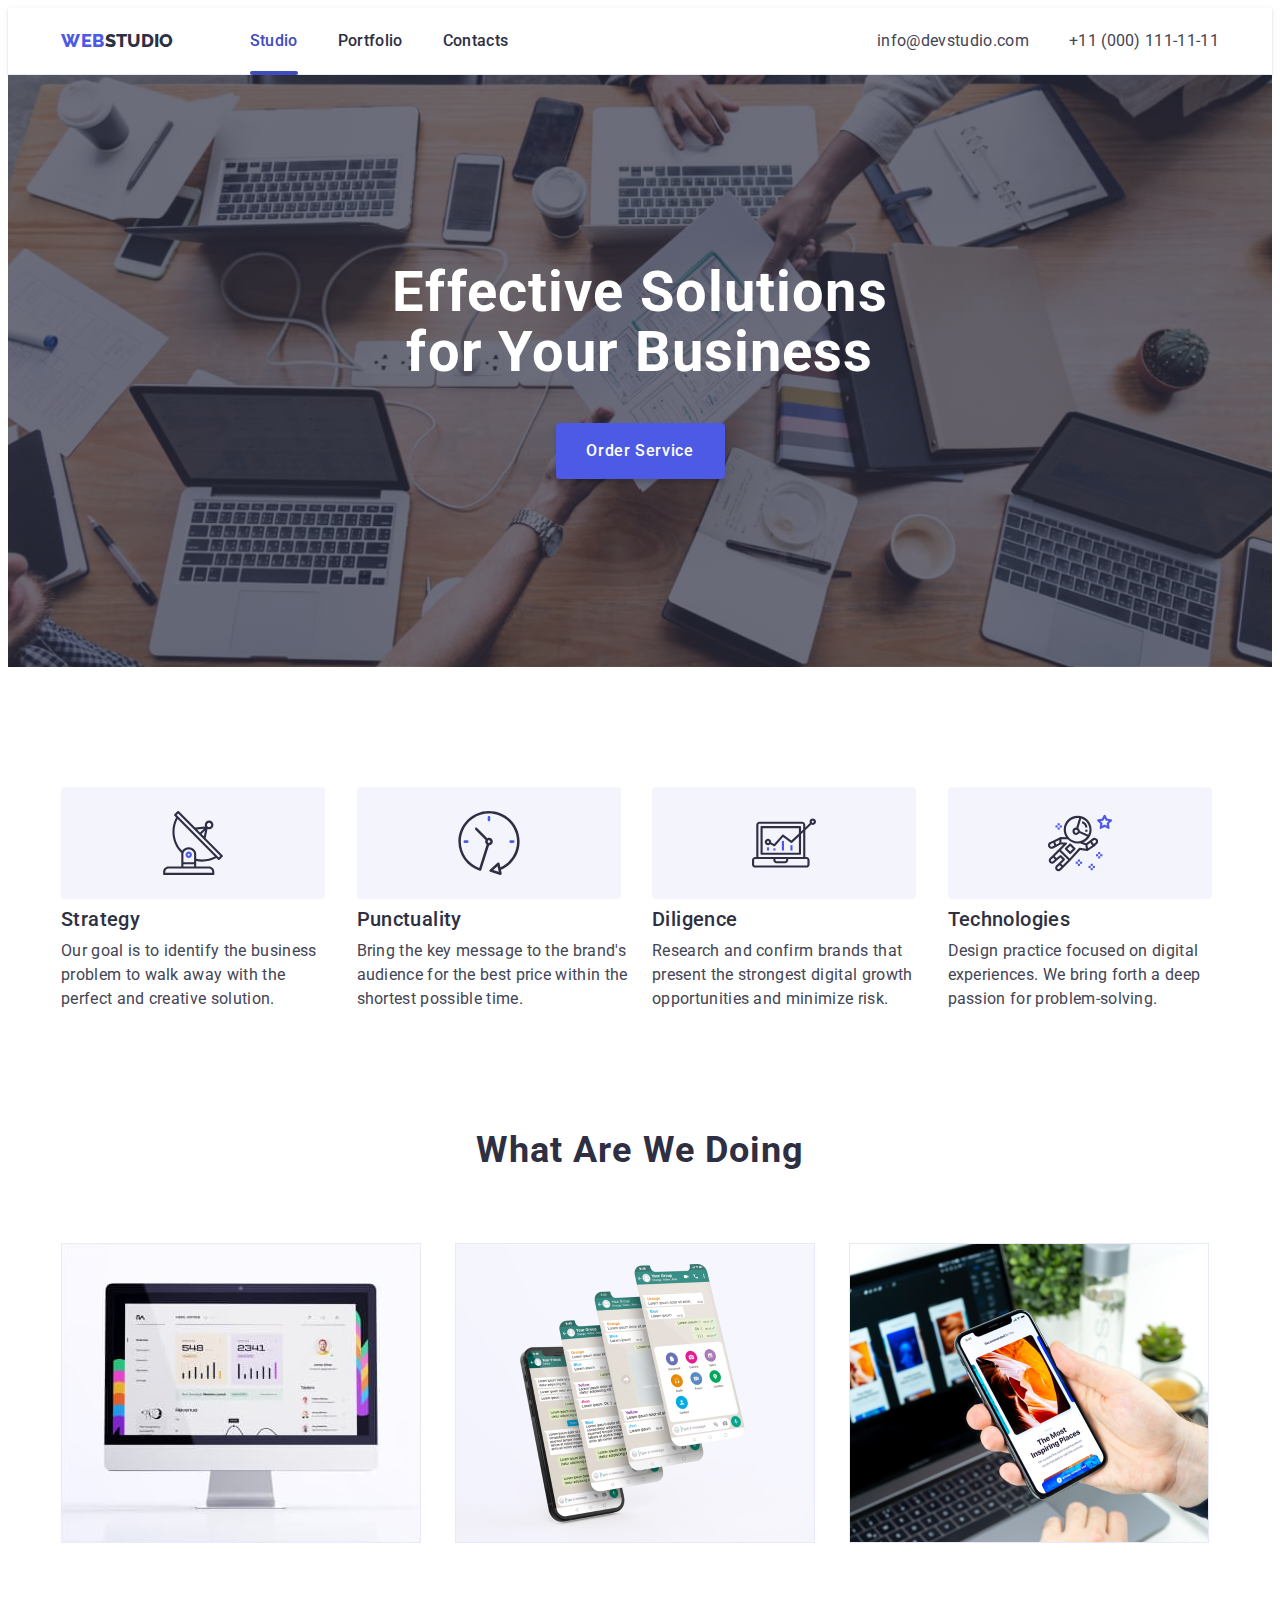
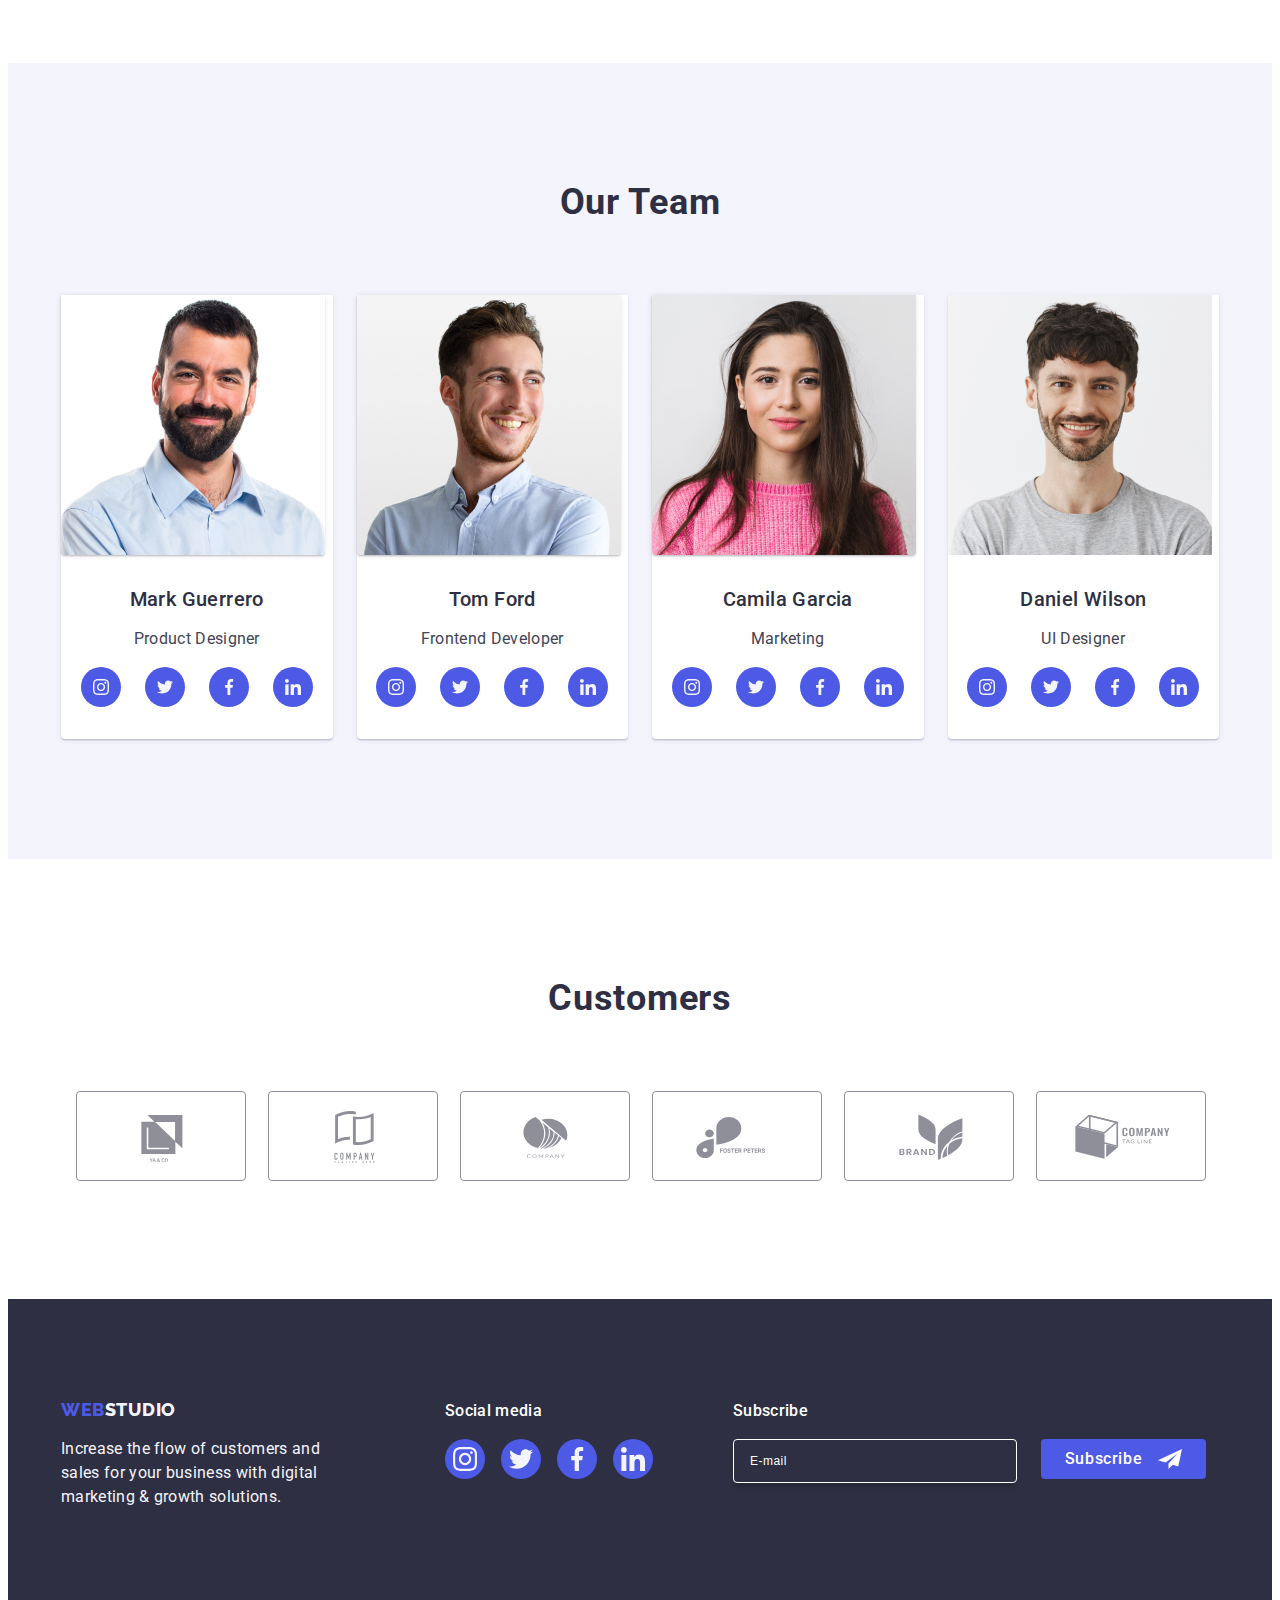
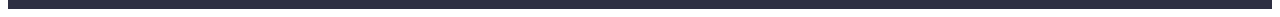
<file: index.html>
<!DOCTYPE html>
<html lang="en">

<head>
    <meta charset="UTF-8">
    <meta name="viewport" content="width=device-width, initial-scale=1.0">
    <title>Document</title>

    <link rel="preconnect" href="https://fonts.googleapis.com">
    <link rel="preconnect" href="https://fonts.gstatic.com" crossorigin>
    <link href="https://fonts.googleapis.com/css2?family=Raleway:wght@800&family=Roboto:wght@400;500;700&display=swap"
        rel="stylesheet">

    <link rel="stylesheet" href="https://cdnjs.cloudflare.com/ajax/libs/modern-normalize/2.0.0/modern-normalize.min.css"
        integrity="sha512-4xo8blKMVCiXpTaLzQSLSw3KFOVPWhm/TRtuPVc4WG6kUgjH6J03IBuG7JZPkcWMxJ5huwaBpOpnwYElP/m6wg=="
        crossorigin="anonymous" referrerpolicy="no-referrer" />


    <link rel="stylesheet" href="css/styles.css" />

</head>

<body class="body">

    <header class="page-header">

        <div class="page-header-container container">
            <nav class="page-nav">

                <a class="link logo" href="./index.html">Web<span class="logo-nav">Studio</span>

                </a>

                <ul class="list menu">

                    <li class="menu-item">
                        <a class="menu-link link line" href="./index.html">Studio</a>
                    </li>

                    <li class="menu-item">
                        <a class="menu-link link" href="./portfolio.html">Portfolio</a>
                    </li>

                    <li class="menu-item">
                        <a class="menu-link link" href="">Contacts</a>
                    </li>

                </ul>

            </nav>

            <address class="adress">

                <ul class="list-adress list">

                    <li class="adress-item">
                        <a class="contact-menu link" href="mailto:info@devstudio.com">info@devstudio.com</a>
                    </li>

                    <li class="adress-item">
                        <a class="contact-menu link" href="tel:+110001111111">+11 (000) 111-11-11</a>
                    </li>

                </ul>

            </address>
        </div>
    </header>
   
    <main>

        <section class="hero">

            <div class="container">
                <h1 class="hero-title">Effective Solutions for Your Business</h1>

                <button class="modal-btn" type="button" data-modal-open>Order Service</button>
            </div>
        </section>

        <section class="about-title">

            <div class="container ">
                <h2 class="visually-hidden">Привіт</h2>

                <ul class="list inform">

                    <li class="list-inform">

                        <div class="company-wrapper">

                            <svg class="company-icon" width="64" height="64">
                                <use href="./images/icons.svg#icon-antenna"></use>
                            </svg>
                        </div>

                        <h3 class="name-title">Strategy</h3>

                        <p class="inform-text">Our goal is to identify the business problem to walk away with the
                            perfect and creative solution.
                        </p>
                    </li>

                    <li class="list-inform">

                        <div class="company-wrapper">
                            <svg class="company-icon" width="64" height="64">
                                <use href="./images/icons.svg#icon-clock"></use>
                            </svg>
                        </div>

                        <h3 class="name-title">Punctuality</h3>

                        <p class="inform-text">Bring the key message to the brand's audience for the best price within
                            the shortest possible
                            time.</p>
                    </li>

                    <li class="list-inform">

                        <div class="company-wrapper">
                            <svg class="company-icon" width="64" height="64">
                                <use href="./images/icons.svg#icon-diagram"></use>
                            </svg>
                        </div>

                        <h3 class="name-title">Diligence</h3>

                        <p class="inform-text">Research and confirm brands that present the strongest digital growth
                            opportunities and minimize
                            risk.</p>
                    </li>

                    <li class="list-inform">

                        <div class="company-wrapper">

                            <svg class="company-icon" width="64" height="64">
                                <use href="./images/icons.svg#icon-astronaut"></use>
                            </svg>
                        </div>

                        <h3 class="name-title">Technologies</h3>

                        <p class="inform-text">Design practice focused on digital experiences. We bring forth a deep
                            passion for
                            problem-solving.</p>
                    </li>

                </ul>
            </div>
        </section>

        <section class="work-inform">

            <div class="container">
                <h2 class="name-inform">What are we doing</h2>

                <ul class="img-work list">

                    <li class="img-list">

                        <img class="img-inform" src="./images/img1.jpg" alt="Rectangle 71" width="360" />

                    </li>

                    <li class="img-list">

                        <img class="img-inform" src="./images/img2.jpg" alt="img 2" width="360" />

                    </li>

                    <li class="img-list">

                        <img class="img-inform" src="./images/img3.jpg" alt="img 3" width="360" />

                    </li>
                </ul>
            </div>

        </section>

        <section class="team">

            <div class="container">
                <h2 class="our-team"> Our Team</h2>

                <ul class="team-list list">

                    <li class="work-list-team">

                        <img class="working-team" src="./images/team-card1.jpg" alt="Team Card 1" width="264" />

                        <div class="name-profesional-div">
                            <h3 class="name-work-team">Mark Guerrero</h3>

                            <p class="profession-team">Product Designer</p>

                            <ul class="icon-wrap list">
                                <li class="wrap-list">
                                    <a class="wrap-list-icon link" href="">
                                        <svg class="site-icon" width="16" height="16">

                                            <use href="./images/icons.svg#icon-instagram"></use>
                                        </svg>
                                    </a>
                                </li>
                                <li class="wrap-list">
                                    <a class="wrap-list-icon link" href="">
                                        <svg class="site-icon" width="16" height="16">

                                            <use href="./images/icons.svg#icon-twitter"></use>
                                        </svg>
                                    </a>
                                </li>
                                <li class="wrap-list">
                                    <a class="wrap-list-icon link" href="">
                                        <svg class="site-icon" width="16" height="16">

                                            <use href="./images/icons.svg#icon-facebook"></use>
                                        </svg>
                                    </a>
                                </li>
                                <li class="wrap-list">
                                    <a class="wrap-list-icon link" href="">
                                        <svg class="site-icon" width="16" height="16">

                                            <use href="./images/icons.svg#icon-linkedin"></use>
                                        </svg>
                                    </a>
                                </li>
                            </ul>
                        </div>

                    </li>

                    <li class="work-list-team">

                        <img class="working-team" src="./images/team-card2.jpg" alt="Team Card 2" width="264" />

                        <div class="name-profesional-div">
                            <h3 class="name-work-team">Tom Ford</h3>

                            <p class="profession-team">Frontend Developer</p>

                            <ul class="icon-wrap list">
                                <li class="wrap-list">
                                    <a class="wrap-list-icon link" href="">
                                        <svg class="site-icon" width="16" height="16">

                                            <use href="./images/icons.svg#icon-instagram"></use>
                                        </svg>
                                    </a>
                                </li>
                                <li class="wrap-list">
                                    <a class="wrap-list-icon link" href="">
                                        <svg class="site-icon" width="16" height="16">

                                            <use href="./images/icons.svg#icon-twitter"></use>
                                        </svg>
                                    </a>
                                </li>
                                <li class="wrap-list">
                                    <a class="wrap-list-icon link" href="">
                                        <svg class="site-icon" width="16" height="16">

                                            <use href="./images/icons.svg#icon-facebook"></use>
                                        </svg>
                                    </a>
                                </li>
                                <li class="wrap-list">
                                    <a class="wrap-list-icon link" href="">
                                        <svg class="site-icon" width="16" height="16">

                                            <use href="./images/icons.svg#icon-linkedin"></use>
                                        </svg>
                                    </a>
                                </li>
                            </ul>
                        </div>

                    </li>

                    <li class="work-list-team">

                        <img class="working-team" src="./images/team-card3.jpg" alt="Team Card 3" width="264" />

                        <div class="name-profesional-div">
                            <h3 class="name-work-team">Camila Garcia</h3>

                            <p class="profession-team">Marketing</p>

                            <ul class="icon-wrap list">
                                <li class="wrap-list">
                                    <a class="wrap-list-icon link" href="site-icon">
                                        <svg class="site-icon" width="16" height="16">

                                            <use href="./images/icons.svg#icon-instagram"></use>
                                        </svg>
                                    </a>
                                </li>
                                <li class="wrap-list">
                                    <a class="wrap-list-icon link" href="">
                                        <svg class="site-icon" width="16" height="16">

                                            <use href="./images/icons.svg#icon-twitter"></use>
                                        </svg>
                                    </a>
                                </li>
                                <li class="wrap-list">
                                    <a class="wrap-list-icon link" href="">
                                        <svg class="site-icon" width="16" height="16">

                                            <use href="./images/icons.svg#icon-facebook"></use>
                                        </svg>
                                    </a>
                                </li>
                                <li class="wrap-list">
                                    <a class="wrap-list-icon link" href="">
                                        <svg class="site-icon" width="16" height="16">

                                            <use href="./images/icons.svg#icon-linkedin"></use>
                                        </svg>
                                    </a>
                                </li>
                            </ul>
                        </div>

                    </li>

                    <li class="work-list-team">

                        <img src="./images/team-card4.jpg" alt="Team Card 4" width="264" />

                        <div class="name-profesional-div">
                            <h3 class="name-work-team">Daniel Wilson</h3>

                            <p class="profession-team">UI Designer</p>

                            <ul class="icon-wrap list">
                                <li class="wrap-list">
                                    <a class="wrap-list-icon link" href="">

                                        <svg class="site-icon" width="16" height="16">

                                            <use href="./images/icons.svg#icon-instagram"></use>
                                        </svg>
                                    </a>
                                </li>
                                <li class="wrap-list">
                                    <a class="wrap-list-icon link" href="">
                                        <svg class="site-icon" width="16" height="16">

                                            <use href="./images/icons.svg#icon-twitter"></use>
                                        </svg>
                                    </a>
                                </li>
                                <li class="wrap-list">
                                    <a class="wrap-list-icon link" href="">
                                        <svg class="site-icon" width="16" height="16">

                                            <use href="./images/icons.svg#icon-facebook"></use>
                                        </svg>
                                    </a>
                                </li>
                                <li class="wrap-list">
                                    <a class="wrap-list-icon link" href="">
                                        <svg class="site-icon" width="16" height="16">

                                            <use href="./images/icons.svg#icon-linkedin"></use>
                                        </svg>
                                    </a>
                                </li>
                            </ul>

                        </div>

                    </li>

                </ul>
            </div>

        </section>

        <section class="customers">

            <div class="container">

                <h2 class="customers-title">Customers</h2>
                    <ul class="customers-item list">
                        <li class="customers-wrap">
                            <a class="link customers-link" href="">
                                <svg class="customers-icon" width="104" height="56">
                                    <use href="./images/icons.svg#icon-Logo"></use>
                                </svg>
                            </a>
                        </li>
                        <li class="customers-wrap">
                            <a class="link customers-link" href="">
                                <svg class="customers-icon" width="104" height="56">
                                    <use href="./images/icons.svg#icon-Logo-2"></use>
                                </svg>
                            </a>
                        </li>
                        <li class="customers-wrap">
                            <a class="link customers-link" href="">
                                <svg class="customers-icon" width="104" height="56">
                                    <use href="./images/icons.svg#icon-Logo-3"></use>
                                </svg>
                            </a>
                        </li>
                        <li class="customers-wrap"> 
                            <a class="link customers-link" href="">
                                <svg class="customers-icon" width="104" height="56">
                                    <use href="./images/icons.svg#icon-Logo-4"></use>
                                </svg>
                            </a>
                        </li>
                        <li class="customers-wrap">
                            <a class="link customers-link" href="">
                                <svg class="customers-icon" width="104" height="56">
                                    <use href="./images/icons.svg#icon-Logo-5"></use>
                                </svg>
                            </a>
                        </li>
                        <li class="customers-wrap">
                            <a class="link customers-link" href="">
                                <svg class="customers-icon" width="104" height="56">
                                    <use href="./images/icons.svg#icon-Logo-6"></use>
                                </svg>
                            </a>
                        </li>
                    </ul>
            </div>
        </section>

    </main>

    <footer class="footer">

        <div class="container footer-container">

            <div class="footer-logo">
                <a class="link logo " href="./index.html">Web<span class="logo-nav-footer">Studio</span></a>
                <p class="business-item">Increase the flow of customers and sales for your business with digital marketing & growth solutions.</p>
            </div>
            
            <div class="footer-social">
                <p class="social-text">Social media</p>

                <ul class="social-wrap list">
                    <li class="social-icon">
                        <a class="link social-link" href="">

                            <svg class="footer-icon" width="24" height="24">

                                <use href="./images/icons.svg#icon-instagram"></use>
                            </svg>
                        </a>
                    </li>
                    <li class="social-icon">
                        <a class="link social-link" href="">
                            <svg class="footer-icon" width="24" height="24">

                                <use href="./images/icons.svg#icon-twitter"></use>
                            </svg>
                        </a>
                    </li>
                    <li class="social-icon">
                        <a class="link social-link" href="">
                            <svg class="footer-icon" width="24" height="24">

                                <use href="./images/icons.svg#icon-facebook"></use>
                            </svg>
                        </a>
                    </li>
                    <li class="social-icon">
                        <a class="link social-link" href="">
                            <svg class="footer-icon" width="24" height="24">

                                <use href="./images/icons.svg#icon-linkedin"></use>
                            </svg>
                        </a>
                    </li>
                </ul>
            </div>

            <div class="footer-subscribe">
                <p class="subscribe-tex">Subscribe</p>
                <form class="form-modal-footer">
                    <label class="subscribe-label">
                        <input name="e-mail"  type="email" placeholder="E-mail" class="email-footer" required/>
                    </label>

                    <button class="subscribe-btn-footer" type="submit">
                        Subscribe
                        <svg class="subscribe-icon" width="24" height="24">
                            <use href="./images/icons.svg#icon-frame"></use>
                        </svg>
                    </button>
                </form>
            </div>
        </div>

        

    </footer>

    <div class="backdrop is-hidden" data-modal>
        <div class="modal modal-container">
            <button type="button" class="modal-close" data-modal-close>
                <svg class="modal-btn-close" width="8" height="8">
                    <use href="./images/icons.svg#icon-close"></use>
                </svg>
            </button>

            <p class="modal-title">Leave your contacts and we will call you back</p>

            <form class="modal-form">
                <div class="modal-box-form">
                    <label for="user-name" class="modal-label">Name</label>
                    <div class="modal-box">
                      <input
                        class="modal-input"
                        type="text"
                        name="user-name"
                        id="user-name"
                        autofocus
                        required
                      />
                      <svg class="modal-icon" width="18" height="24">
                        <use href="./images/icons.svg#icon-person"></use>
                      </svg>
                    </div>
                </div>
                

                <div class="modal-box-form">
                    <label for="tel" class="modal-label">Phone</label>
                    <div class="modal-box">
                      <input class="modal-input" type="tel" name="tel" id="tel" required/>
                      <svg class="modal-icon" width="18" height="24">
                        <use href="./images/icons.svg#icon-telephone"></use>
                      </svg>
                    </div>
                </div>
      
                <div class="modal-box-form">
                    <label for="email" class="modal-label">Email</label>
                    <div class="modal-box">
                      <input class="modal-input" type="email" name="email" id="email"  required/>
                      <svg class="modal-icon" width="18" height="24">
                        <use href="./images/icons.svg#icon-email"></use>
                      </svg>
                    </div>
                </div>
      
                <div class="modal-box-comment">
                    <label for="user-comment" class="modal-label">Comment</label>
                    <textarea
                      class="modal-comment-field"
                      name="user-comment"
                      id="user-comment"
                      rows="4"
                      placeholder="Text input"
                    ></textarea>
                </div>
      
                <div class="checkbox-container">
                  <input class="modal-agreement-input visually-hidden" type="checkbox" name="user-privacy" id="user-privacy" value="true"/>
                  <label class="modal-checkbox" for="user-privacy">
                        <span class="checkbox-agreement">
                            <svg class="modal-checkbox-icon" width="10" height="8">
                              <use href="./images/icons.svg#icon-check"></use>
                            </svg>
                        </span>
                        I accept the terms and conditions of the
                        <a 
                            href="#"
                            target="_blank"
                            class="modal-agreement-link"
                            rel="noopener noreferrer">
                            Privacy Policy
                        </a>
                  </label>
                  
                </div>
      
                <button type="submit" class="btn btn-submit">Send</button>
            </form>
        </div>
    </div>

    <script src="./js/modal.js"></script>

</body>

</html>
</file>
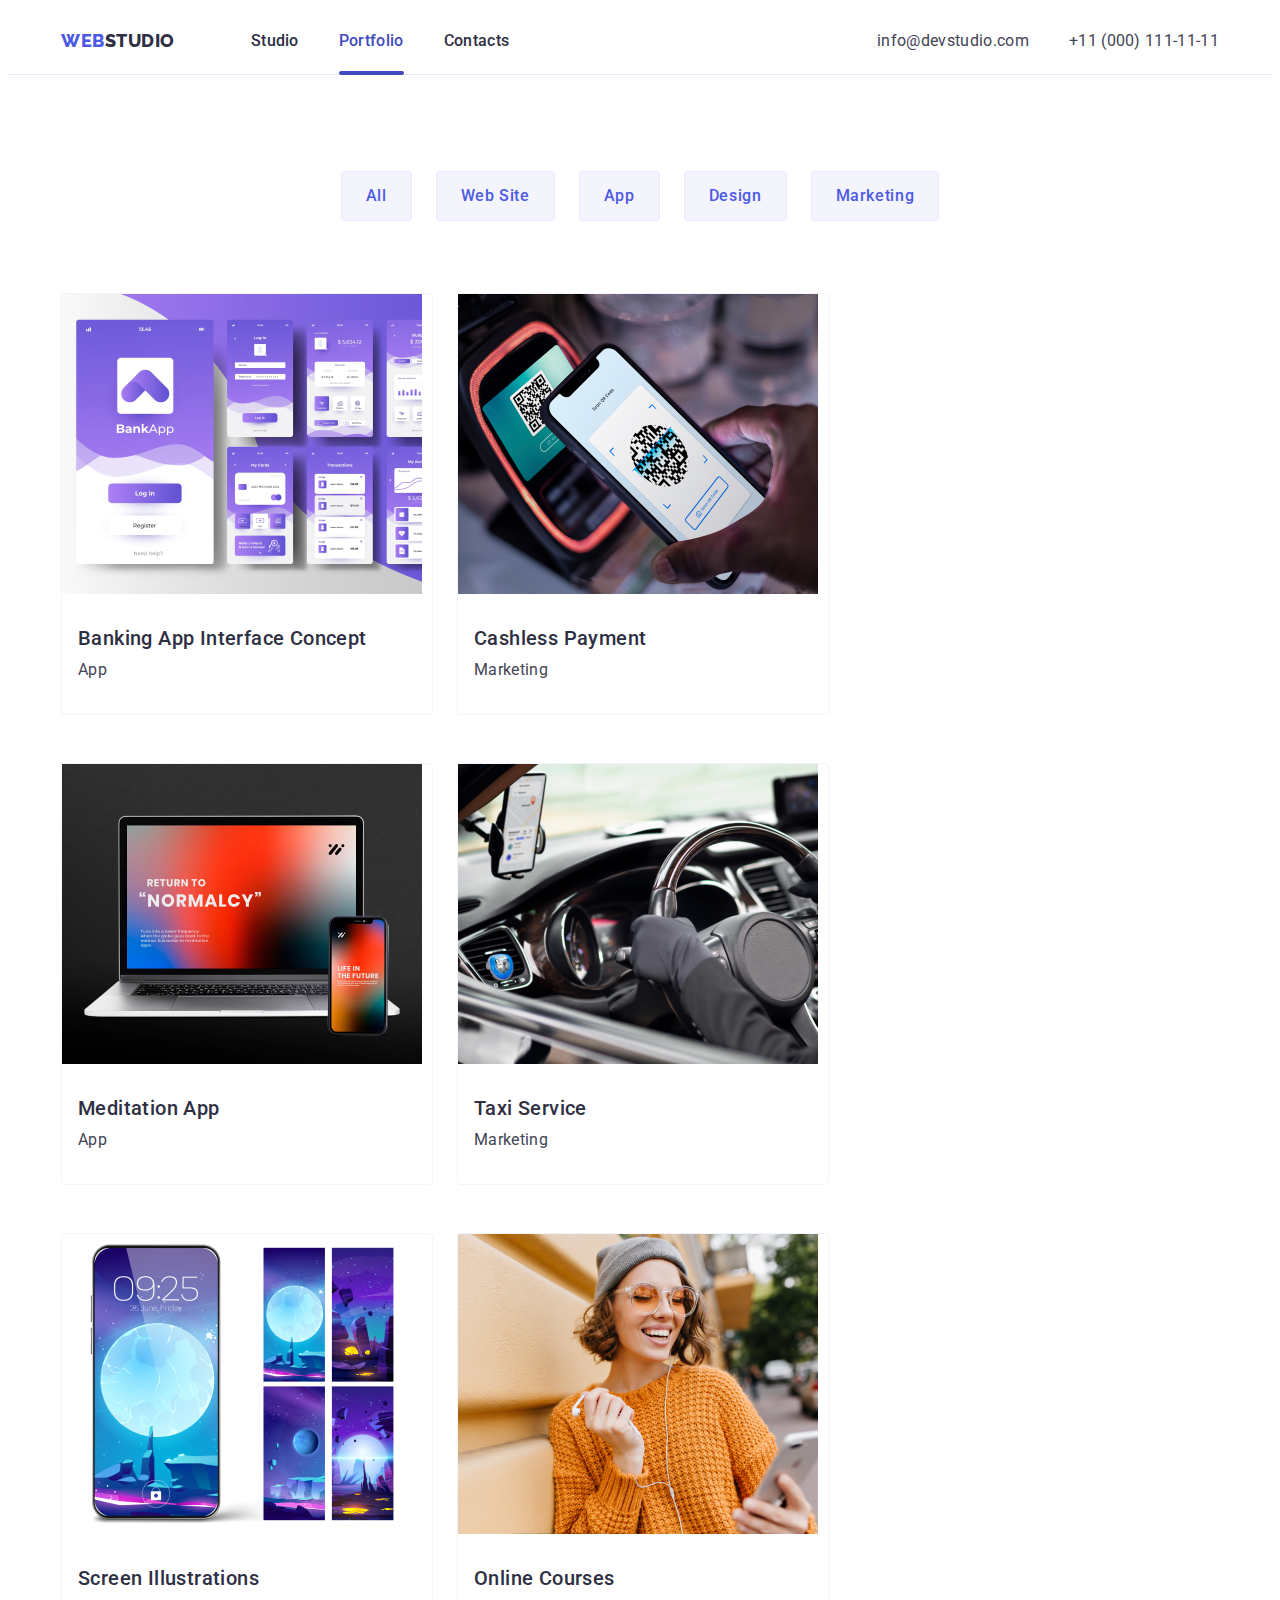
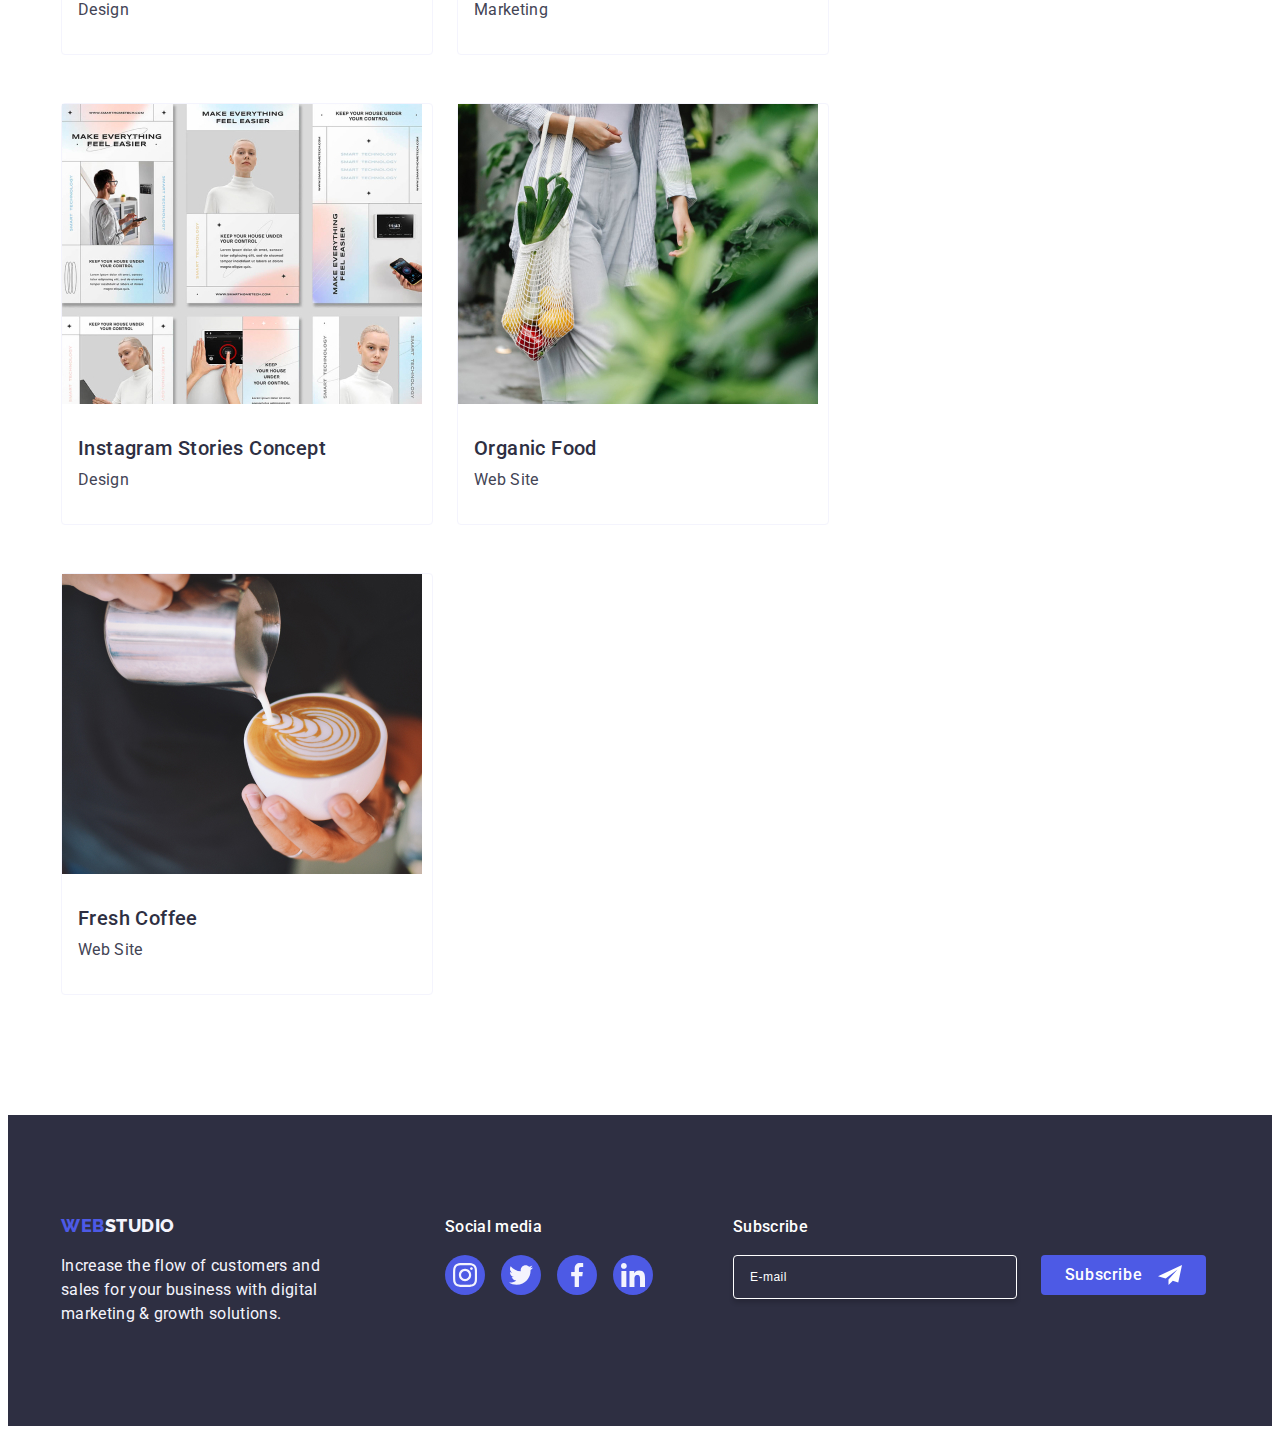
<file: portfolio.html>
<!DOCTYPE html>
<html lang="en">
    <head>
      <meta charset="UTF-8">
      <meta name="viewport" content="width=device-width, initial-scale=1.0">
      <title>Document</title>

      

      <link rel="preconnect" href="https://fonts.googleapis.com">
      <link rel="preconnect" href="https://fonts.gstatic.com" crossorigin>
      <link href="https://fonts.googleapis.com/css2?family=Raleway:wght@800&family=Roboto:wght@400;500;700&display=swap" rel="stylesheet">

      <link rel="stylesheet" href="https://cdnjs.cloudflare.com/ajax/libs/modern-normalize/2.0.0/modern-normalize.min.css" integrity="sha512-4xo8blKMVCiXpTaLzQSLSw3KFOVPWhm/TRtuPVc4WG6kUgjH6J03IBuG7JZPkcWMxJ5huwaBpOpnwYElP/m6wg==" crossorigin="anonymous" referrerpolicy="no-referrer" />

      <link rel="stylesheet" href="csss/styles.css" />

    </head>

    <body class="body">

        <header class="page-header">

                <div class="div container">
                    <nav class="page-nav">

                        <a class="link logo" href="./index.html">Web<span class="logo-nav">Studio</span></a>
        
                        <ul class="list menu">
                            <li class="menu-item">
                                <a class="menu-link link" href="./index.html">Studio</a>
                            </li>
                            <li class="menu-item">
                                <a class="menu-link link line menu-portofolio" href="./portfolio.html">Portfolio</a>
                            </li>
                            <li class="menu-item">
                                <a class="menu-link link" href="">Contacts</a>
                            </li>
                        </ul>
                    </nav>
        
                    <address class="adress">
                        <ul class="list-adress list">
                            <li class="adress-item">
                                <a class="adress-menu link" href="mailto:info@devstudio.com">info@devstudio.com</a>
                            </li>
                            <li class="adress-item">
                                <a class="adress-menu link" href="tel:+110001111111">+11 (000) 111-11-11</a>
                            </li>
                        </ul>
                    </address>
                </div>
        </header>
 
        <main>
        
            <section class="section-modal">

                   <div class="container">

                        <h1 class="visually-hidden">Привіт</h1>

                        <ul class="btn-list list">
    
                            <li class="list-item-work">
                                <button class="btn-modal" type="button">All</button>
                            </li>
                            <li class="list-item-work">
                                <button class="btn-modal" type="button">Web Site</button>
                            </li>
                            <li class="list-item-work">
                                <button class="btn-modal" type="button">App</button>
                            </li>
                            <li class="list-item-work">
                                <button class="btn-modal" type="button">Design</button>
                            </li>
                            <li class="list-item-work">
                                <button class="btn-modal" type="button">Marketing</button>
                            </li>
                        </ul>
                
                
                        <ul class="list list-work">
                            <li class="list-information">
                                <a class="link image-link" href="">
                                    <div class="box">
                                        <img class="img-progect" src="./images/img-1.jpg" 
                                        alt="Banking App Interface Concept"
                                        width="360"
                                        height="300" />

                                        <p class="content-text overlay">14 Stylish and User-Friendly App Design Concepts · Task Manager App · Calorie Tracker App · Exotic Fruit Ecommerce App · Cloud Storage App</p>
                                    </div>
                                    <div class="h-p">
                                        <h2 class="title-name">Banking App Interface Concept</h2>
                                        <p class="text">App</p>
                                    </div>
                                </a>
                            
                            </li>
    
                            <li class="list-information">
                                <a class="link image-link" href="">
                                    <div class="box">
                                        <img class="img-progect link" src="./images/img-2.jpg"
                                        alt="Cashless Payment"
                                        width="360"
                                        height="300" />

                                        <p class="content-text overlay">14 Stylish and User-Friendly App Design Concepts · Task Manager App · Calorie Tracker App · Exotic Fruit Ecommerce App · Cloud Storage App</p>
                                    </div>
                                    
                                    <div class="h-p">
                                        <h2 class="title-name">Cashless Payment</h2>
                                        <p class="text">Marketing</p>
                                    </div>
                                </a>
                            
                            </li>
    
                            <li class="list-information">
                                <a class="link image-link" href="">
                                    <div class="box">
                                        <img class="img-progect link" src="./images/img-3.jpg"
                                        alt="Meditation App"
                                        width="360"
                                        height="300" /> 
                                        
                                        <p class="content-text overlay">14 Stylish and User-Friendly App Design Concepts · Task Manager App · Calorie Tracker App · Exotic Fruit Ecommerce App · Cloud Storage App</p>
                                    </div> 
                                    <div class="h-p">
                                        <h2 class="title-name">Meditation App</h2>
                                        <p class="text">App</p>
                                    </div>
                                </a>
                            
                            </li>
    
                            <li class="list-information">
                                <a class="link image-link" href="">
                                    <div class="box">
                                        <img class="img-progect link" src="./images/img-4.jpg"
                                        alt="Taxi Service"
                                        width="360"
                                        height="300" />

                                        <p class="content-text overlay">14 Stylish and User-Friendly App Design Concepts · Task Manager App · Calorie Tracker App · Exotic Fruit Ecommerce App · Cloud Storage App</p>
                                    </div>
                                    
                                    <div class="h-p">
                                        <h2 class="title-name">Taxi Service</h2>
                                        <p class="text">Marketing</p>
                                    </div>
                                </a>
                            
                            </li>
    
                            <li class="list-information">
                                 <a class="link image-link" href="">
                                    <div class="box">
                                        <img class="img-progect link" src="./images/img-5.jpg"
                                        alt="Screen Illustrations"
                                        width="360"
                                        height="300" />                                          
                                        
                                        <p class="content-text overlay">14 Stylish and User-Friendly App Design Concepts · Task Manager App · Calorie Tracker App · Exotic Fruit Ecommerce App · Cloud Storage App</p>
                                        
                                    </div>
                                                                       
                                    <div class="h-p">
                                        <h2 class="title-name">Screen Illustrations</h2>
                                        <p class="text">Design</p>
                                    </div>
                                </a>
                            
                            </li>
    
                            <li class="list-information">
                                <a class="link image-link" href="">
                                    <div class="box">
                                        <img class="img-progect link" src="./images/img-6.jpg"
                                        alt="Online Courses"
                                        width="360"
                                        height="300" />

                                        <p class="content-text overlay">14 Stylish and User-Friendly App Design Concepts · Task Manager App · Calorie Tracker App · Exotic Fruit Ecommerce App · Cloud Storage App</p>
                                    </div>
                                                                      
                                    <div class="h-p">
                                        <h2 class="title-name">Online Courses</h2>
                                        <p class="text">Marketing</p>
                                    </div>
                                 </a>
                            
                            </li>
                    
                
                
                    
                            <li class="list-information">
                                <a class="link image-link" href="">
                                    <div class="box">
                                        <img class="img-progect link" src="./images/img-7.jpg"
                                        alt="Instagram Stories Concept"
                                        width="360"
                                        height="300" />

                                        <p class="content-text overlay">14 Stylish and User-Friendly App Design Concepts · Task Manager App · Calorie Tracker App · Exotic Fruit Ecommerce App · Cloud Storage App</p>
                                    </div>
                                                                       
                                    <div class="h-p">
                                        <h2 class="title-name">Instagram Stories Concept</h2>
                                        <p class="text">Design</p>
                                    </div>
                                </a>
                            
                            </li>
    
                            <li class="list-information">
                                <a class="link image-link" href="">
                                    <div class="box">
                                        <img class="img-progect link" src="./images/img-8.jpg"
                                        alt="Organic Food"
                                        width="360"
                                        height="300" />

                                        <p class="content-text overlay">14 Stylish and User-Friendly App Design Concepts · Task Manager App · Calorie Tracker App · Exotic Fruit Ecommerce App · Cloud Storage App</p>
                                    </div>
                                    
                                    <div class="h-p">
                                        <h2 class="title-name">Organic Food</h2>
                                        <p class="text">Web Site</p>
                                    </div>
                                </a>
                            
                            </li>
    
                            <li class="list-information">
                                <a class="link image-link" href="">
                                    <div class="box">
                                        <img class="img-progect link" src="./images/img-9.jpg"
                                        alt="Fresh Coffee"
                                        width="360"
                                        height="300" />
                                        
                                        <p class="content-text overlay">14 Stylish and User-Friendly App Design Concepts · Task Manager App · Calorie Tracker App · Exotic Fruit Ecommerce App · Cloud Storage App</p>
                                    </div>

                                    <div class="h-p">
                                        <h2 class="title-name">Fresh Coffee</h2>
                                        <p class="text">Web Site</p>
                                    </div>                              
                                </a>
                            
                            </li>
                      </ul>
                   </div>
            </section>
        </main>

        <footer class="footer">
            
            <div class="container footer-container">

                <div class="footer-logo">
                    <a class="link logo" href="./index.html">Web<span class="logo-nav-footer">Studio</span></a>
                    <p class="business-item">Increase the flow of customers and sales for your business with digital marketing & growth solutions.</p>
                </div>
    
                <div class="footer-social">
                    <p class="social-text">Social media</p>
    
                    <ul class="social-wrap list">
                        <li class="social-icon">
                            <a class="link social-link" href="">
    
                                <svg class="footer-icon" width="24" height="24">
    
                                    <use href="./images/icons.svg#icon-instagram"></use>
                                </svg>
                            </a>
                        </li>
                        <li class="social-icon">
                            <a class="link social-link" href="">
                                <svg class="footer-icon" width="24" height="24">
    
                                    <use href="./images/icons.svg#icon-twitter"></use>
                                </svg>
                            </a>
                        </li>
                        <li class="social-icon">
                            <a class="link social-link" href="">
                                <svg class="footer-icon" width="24" height="24">
    
                                    <use href="./images/icons.svg#icon-facebook"></use>
                                </svg>
                            </a>
                        </li>
                        <li class="social-icon">
                            <a class="link social-link" href="">
                                <svg class="footer-icon" width="24" height="24">
    
                                    <use href="./images/icons.svg#icon-linkedin"></use>
                                </svg>
                            </a>
                        </li>
                    </ul>
                </div>

                <div class="footer-subscribe">
                    <p class="subscribe-tex">Subscribe</p>
                    <form class="form-modal-footer">
                        <label class="subscribe-label">
                            <input name="e-mail"  type="email" placeholder="E-mail" class="email-footer" required  />
                        </label>
                        
                        <button class="subscribe-btn-footer" type="submit">
                            Subscribe
                            <svg class="subscribe-icon" width="24" height="24">
                                <use href="./images/icons.svg#icon-frame"></use>
                            </svg>
                        </button>
                    </form>
                </div>
            </div>
        </footer>

    </body>
</html>
</file>
<file: css/styles.css>
.body{
    font-family: 'Roboto', sans-serif;
    color: #434455;
    background-color:#FFFFFF;
    box-sizing: border-box;
}
    
:root{
    --brand-color:#434455;
    --cloud: #F4F4FD;
    --navy-blue: #2E2F42;
    --light-slate: #8E8F99;
    --ocean: #404BBF;
    --white: #FFF;
    --color-iris: #4d5ae5;
    --color-green: #31d0aa;
    --dairy: #FCFCFC;
}
    
    
h1, h2, h3, h4, h5, h6, p {
    margin-top: 0;
    margin-bottom: 0;
}
    
.list{
    list-style: none;
    padding-left: 0;
    margin: 0;
} 
    
.link{
    text-decoration: none;
}
    
button {
    cursor: pointer;
}
    
.page-header{
    border-bottom: 1px solid #e7e9fc;
    display: flex;
    padding: 21px;
    box-shadow: 0px 2px 1px rgba(46, 47, 66, 0.08), 0px 1px 1px rgba(46, 47, 66, 0.16), 0px 1px 6px rgba(46, 47, 66, 0.08);
}
    
.page-header-container{
    display: flex;
}
    
.page-nav{
    display: flex;
    align-items: center;   
} 
       
.menu{
    display: flex;
    gap: 40px;
}
    
.container{
    width: 1158px;
    margin: 0 auto;
    padding: 0 15px;
}
    
.logo{
    color: var(--color-iris);
    font-family: 'Raleway', sans-serif;
    font-size: 18px;
    font-weight: 800;
    line-height: 1.17;
    letter-spacing: 0.03em;
    text-transform: uppercase;
    margin-right: 76px;
}
    
.logo-nav{
    color:#2e2f42;
    font-family: 'Raleway', sans-serif;
    font-size: 18px;
    font-weight: 800;
    line-height: 1.17;
    letter-spacing: 0.02em;
    text-transform: uppercase;
    
}
    
.menu-link{
        color:#2e2f42;
    font-family: 'Roboto', sans-serif;
    font-size: 16px;
    font-weight: 500;
    line-height: 1.5;
    letter-spacing: 0.02em;
    padding: 24px 0;
    position: relative;
    transition: color 250ms cubic-bezier(0.4, 0, 0.2, 1);
}
    
.menu-link:hover,
.menu-link:focus {
    color: var(--ocean);
}
    
.line{
    color: #404bbf;
}
    
.line:after{
    content: '';
    display: block;
    width: 100%;
    height: 4px;
    border-radius: 2px;
    background-color: var(--ocean);
    position: absolute;
    bottom: -1px;
    left: 0;    
}
    
.menu-link:hover::after,
.menu-link:focus::after {
    content: '';
    display: block;
    width: 100%;
    height: 4px;
    border-radius: 2px;
    background-color: var(--ocean);
    position: absolute;
    bottom: -1px;
    left: 0;
}
    
.adress{
    color:#434455;
    font-family: 'Roboto', sans-serif;
    font-size: 16px;
    font-weight: 400;
    line-height: 1.5; 
    letter-spacing: 0.02em;
    font-style: normal;
    margin-left: auto;
}
    
.adress:focus,
.adress:hover {
    color:#404bbf
}
    
    
.contact-menu{
    color:#434455;
    font-family: 'Roboto', sans-serif;
    font-size: 16px;
    font-weight: 400;
    line-height: 1.5;
    letter-spacing: 0.02em;
    transition: color 250ms cubic-bezier(0.4, 0, 0.2, 1);;
}
    
.contact-menu:focus,
.contact-menu:hover {
    color:#404bbf;  
}
    
.hero{
    background-color: #2E2F42;
    padding: 188px 0;
    background-image: linear-gradient(rgba(46, 47, 66, 0.70), rgba(46, 47, 66, 0.70)), url(../images/people-office-bg.jpg);
    background-repeat: no-repeat;
    background-size: cover;
    max-width: 1440px;
    background-position: center;   
}
    
.hero-title{
    color: #FFF;
    text-align: center;
    font-family:'Roboto', sans-serif;
    font-size: 56px;
    font-weight: 700;
    line-height: 1.07; 
    letter-spacing: 0.02em;
    max-width: 496px;
    margin: 0 auto;
    margin-bottom: 40px;
}
    
.modal-btn{
    color: #ffffff ;
    font-family: 'Roboto', sans-serif;
    font-size: 16px;
    font-weight: 500;
    line-height: 1.5;
    letter-spacing: 0.04em;
    cursor: pointer;
    display: block;
    min-width: 169px;
    height: 56px;
    border: none; 
    border-radius: 4px;
    margin: 0 auto;
    box-shadow: 0px 4px 4px 0px rgba(0, 0, 0, 0.15);
    transition:  250ms cubic-bezier(0.4, 0, 0.2, 1);
    transition: background-color 250ms cubic-bezier(0.4, 0, 0.2, 1);
    border-radius: 4px;
    background: var(--IRIS, #4D5AE5);
}
    
    
.modal-btn:hover,
.modal-btn:focus {
    background-color:#404BBF;
}
    
.name-title{
    color: #2E2F42;
    font-family: 'Roboto', sans-serif;
    font-size: 20px;
    font-style: normal;
    font-weight: 500;
    line-height: 1.2; 
    letter-spacing: 0.02em;
    margin-bottom: 8px; 
    margin-top: 0;
}
    
.company-wrapper{
    background: var(--cloud, #F4F4FD); 
    margin-top: 0;
    margin-bottom: 8px;
    border-radius: 4px;
    width: 264px;
    height: 112px;
    display: flex;
    align-items: center;
    justify-content: center;
}
    
.company-icon{ 
}
    
.inform-text{
    color: #434455;
    font-family: 'Roboto', sans-serif;
    font-size: 16px;
    font-weight: 400;
    line-height: 1.5; 
    letter-spacing: 0.02em;
    margin: 0;
}
    
.name-inform{
    margin-top: 0;
    color: #2E2F42;
    text-align: center;
    font-family: 'Roboto', sans-serif;
    font-size: 36px;
    font-weight: 700;
    line-height: 1.11;
    letter-spacing: 0.03em;
    text-transform: capitalize;
    margin-bottom: 72px;
}
    
.team{
    background-color: #F4F4FD;
    padding: 120px 0;
}
    
.our-team{
    color: #2E2F42;
    text-align: center;
    font-family: 'Roboto', sans-serif;
    font-size: 36px;
    font-weight: 700;
    line-height: 1.11; 
    letter-spacing: 0.02em;
    text-transform: capitalize;
    margin-bottom: 72px;
    margin-top: 0;
}
    
.name-work-team{
    color: #2E2F42;
    text-align: center;
    font-family: 'Roboto', sans-serif;
    font-size: 20px;
    font-weight: 500;
    line-height: 1.2;
    letter-spacing: 0.02em;
    text-align: center;
    margin-bottom: 8px;
    margin-top: 0;
}
    
.working-team{
    display: block;
    max-width: 100%;
    border-radius: 0px 0px 4px 4px;
    background: var(--WHITE, #FFF);
    box-shadow: 0px 2px 1px 0px rgba(46, 47, 66, 0.08), 0px 1px 1px 0px rgba(46, 47, 66, 0.16), 0px 1px 6px 0px rgba(46, 47, 66, 0.08);
}
    
.work-list-team{
    background-color: var(--white);
    width:calc((100% - 72px) / 4);
    border-radius: 0px 0px 4px 4px;
    box-shadow: 0px 1px 6px rgba(46, 47, 66, 0.08), 0px 1px 1px rgba(46, 47, 66, 0.16), 0px 2px 1px rgba(46, 47, 66, 0.08);;
}
    
.profession-team{
    color: var(--brand-color);
    text-align: center;
    font-family: 'Roboto', sans-serif;
    font-size: 16px;
    font-weight: 400;
    line-height: 1.5;
    letter-spacing: 0.02em;
    text-align: center;
    margin-bottom: 8px;
}
    
.icon-wrap{
    display: flex;
    align-items: center;
    justify-content: space-between;
    width: 232px;
    display: flex;
    justify-content: center;
    gap: 24px;
}
    
.wrap-list{
       
}
    
.wrap-list-icon{
    width: 40px;
    height: 40px;
    flex-shrink: inherit;
     display: flex; 
     border-radius: 50%;
     background-color: var(--color-iris); 
     align-items: center;
     justify-content: center;
     transition: background-color 250ms cubic-bezier(0.4, 0, 0.2, 1);;
}
    
.wrap-list-icon:hover,
.wrap-list-icon:focus{
    background-color: #404bbf;
}
    
.site-icon{
    display: flex;
    gap: 12px;
    align-items: center; 
    fill: var(--cloud);  
}
    
.customers{
    padding: 120px 0;
}
    
.customers-title{
    color: var(--navy-blue);
    text-align: center;
    font-family: 'Roboto', sans-serif;
    font-size: 36px;
    font-weight: 700;
    line-height: 1.11;
    letter-spacing: 0.02em;
    text-transform: capitalize;
    margin-bottom: 72px;
    margin-top: 0;
}
    
.customers-item{
    display: flex;
    align-items: center;
    justify-content: center;
    gap: 24px;
}
    
.customers-wrap{ 
    width: 168px;
    height: 88px;
}
    
.customers-link{ 
    display: flex;
    justify-content: center;
    align-items: center;
    width: 100%;
    height: 100%;
    color: var(--light-slate);
    border-radius: 4px;
    border: 1px solid var(--light-slate);
    transition: border-color 250ms cubic-bezier(0.4, 0, 0.2, 1),
     color 250ms cubic-bezier(0.4, 0, 0.2, 1);
    fill: currentColor;
}
    
.customers-link:hover,
.customers-link:focus{
    color: var(--ocean);
    border-color: var(--ocean);
    fill: var(--ocean);
}
    
.customers-icon{
}
    
    
    
    
.footer{
    background-color: var(--navy-blue);
    padding: 100px 0;
}
    
.logo-nav-footer{
    color: var(--cloud);
    font-family: 'Raleway', sans-serif;
    font-size: 18px;
    font-weight: 800;
    line-height: 1.17;
    letter-spacing: 0.04em;
    text-transform: uppercase;
}
    
.business-item{
    color: var(--cloud);
    font-family: 'Roboto', sans-serif;
    font-size: 16px;
    font-weight: 400;
    line-height: 1.5; 
    letter-spacing: 0.02em;
    margin-top: 17.5px;
    width: 264px;
}
    
.footer-container{
    display: flex;
    align-items: baseline;
}
    
.footer-logo{
    margin-right: 120px;
    width: 264px;
}
    
.link .logo{
    display: inline-block;
    margin-bottom: 17.5px;
    margin-right: 120px;
}
    
.footer-social {
}
    
.social-text {
    color: var(--white, #FFF);
    font-family: 'Roboto', sans-serif;
    font-size: 16px;
    font-weight: 500;
    line-height: 1.5; 
    letter-spacing: 0.02em;
    margin-bottom: 16px;
}
    
.social-wrap {
    display: flex;
    align-items: center;
    justify-content: start;
    gap: 16px; 
}
    
.social-icon {
    width: 40px;
    height: 40px;
}
.social-link {
    display: flex;
    gap: 8px;
    align-items: center;
    border-radius: 50%;
    width: 100%;
    height: 100%;
    background-color: var(--color-iris);
    transition: background-color 250ms cubic-bezier(0.4, 0, 0.2, 1);
    justify-content: center;
}
    
.footer-icon {
    fill: var(--cloud); 
}
    
.social-link:hover,
.social-link:focus {
    background-color: var(--color-green);
}
    
.visually-hidden {
    position: absolute;
    width: 1px;
    height: 1px;
    margin: -1px;
    border: 0;
    padding: 0;
    white-space: nowrap;
    clip-path: inset(100%);
    clip: rect(0 0 0 0);
    overflow: hidden;
}
    
.list-adress{
    display: flex;
    gap: 40px;
}
    
.about-title{
    padding: 120px 0;
    display: flex;
    margin: 0 auto;
}
    
.inform{
    display: flex;
    gap:24px;
}
    
.list-inform{
width: calc((100% - 72px) / 4);
}
    
.work-inform{ 
    padding-bottom: 120px;
}
    
.img-work{
    display: flex;
    gap: 24px;
}
    
.img-list{
    width: calc((100% - 48px) / 3);
}
    
.team-list{
    display: flex;
    gap: 24px;
}
    
.personal{
    padding: 32px 0;
}
    
.logo-nav-footer{
    display: inline-block; 
}
    
.working-team{
    display: block;
}
    
img{
    display: block;
}
    
.name-profesional-div{
    padding: 32px 0;
    display: flex;
    width: 232px;
    flex-direction: column;
    justify-content: center;
    align-items: center;
    gap: 8px;
    margin: 0 auto;
}

.footer-subscribe{
    margin-left: 80px;    
}

.subscribe-tex{
margin-bottom: 16px;
color: var(--white);
font-family: Roboto;
font-size: 16px;
font-style: normal;
font-weight: 500;
line-height: 1.5; 
letter-spacing: 0.02em;
}

.form-modal-footer{
    display: flex;
    gap: 24px;
}

.email-footer{
     width: 264px;
    height: 40px;
    border: 1px solid #ffffff;
    background-color: transparent;
    font-size: 12px;
    line-height: 1.5;
    letter-spacing: 0.04em;
    padding-left: 16px;
    box-shadow: 0px 4px 4px 0px rgba(0, 0, 0, 0.15); 
    border-radius: 4px;
    color: var(--white);
}

::placeholder{
    color: var(--white);
}

.subscribe-btn-footer{
        min-width: 165px;
        height: 40px;
        display: flex;
        justify-content: center;
        align-items: center;
        font-family: 'Roboto', sans-serif;
        font-size: 16px;
        font-weight: 500;
        line-height: 1.5;
        letter-spacing: 0.04em;
        color: var(--white);
        cursor: pointer;
        background-color: #4D5AE5;
        border: none;
        border-radius: 4px;
        transition: background-color 250ms cubic-bezier(0.4, 0, 0.2, 1);
}

.subscribe-btn-footer:hover ,
.subscribe-btn-footer:focus {
    background-color: var(--ocean);
}
    
.subscribe-icon{
        fill: var(--white);
        margin-left: 16px;
}

.is-hidden{
    opacity: 0;
    pointer-events: none;
}
    
.backdrop {
    position: fixed;
    top: 0;
    left: 0;
    width: 100%;
    height: 100%;
    background-color: rgba(46, 47, 66, 0.4);
    transition: opacity 250ms cubic-bezier(0.4, 0, 0.2, 1),
        visibility 250ms cubic-bezier(0.4, 0, 0.2, 1);
}
      
.backdrop.is-hidden{
    opacity: 0;
    visibility: hidden;
    pointer-events: none;
}

.modal-container{ 
    margin-top: auto;  
}
    
.modal{
    position: absolute;
    top: 50%;
    left: 50%;
    transform: translateX(-50%) translateY(-50%);
    width: 408px;
    min-height: 584px;
    border-radius: 4px;
    box-shadow: 0px 2px 1px 0px rgba(0, 0, 0, 0.2),
     0px 1px 3px 0px rgba(0, 0, 0, 0.12), 0px 1px 1px 0px rgba(0, 0, 0, 0.14);
    background-color: var(--dairy);
    transition: transform 250ms cubic-bezier(0.4, 0, 0.2, 1);
    padding: 72px 24px 24px 24px;
}
    
.modal-close{
padding: 0;
position: absolute;
top: 24px;
right: 24px;
    
display: flex;
justify-content: center;
align-items: center;
    
width: 24px;
height: 24px;
border-radius: 50%;
border: 1px solid rgba(0, 0, 0, 0.1);
background-color: #e7e9fc;
transition: background-color 250ms cubic-bezier(0.4, 0, 0.2, 1), border 250ms cubic-bezier(0.4, 0, 0.2, 1);
}
    
.modal-close:hover,
.modal-close:focus {
background-color: var(--ocean);
border: none;
fill: var(--white);
}
    
.modal-btn-close {
color: var(--navy-blue);
transition: fill 250ms cubic-bezier(0.4, 0, 0.2, 1);
}
    
.modal-close:hover .modal-btn-close,
.modal-close:focus .modal-btn-close {
fill: var(--white);
}
    
.modal-title {
    display: block;
    color: var(--navy-blue);
text-align: center;
justify-content: center;
align-items: center;
color: var(--navy-blue);
text-align: center;
font-size: 16px;
font-weight: 500;
line-height: 1.5;
letter-spacing: 0.02em;
min-width: 360px;
margin-bottom: 16px;
}

.modal-form {
    display: block;
    align-items: center;   
}

.modal-box-form{
margin-bottom: 8px;    
}

.modal-label {
    color: var(--LIGHT-SLATE, #8E8F99);
font-size: 12px;
font-weight: 400;
line-height: 1.17; 
letter-spacing: 0.04em;
margin-bottom: 4px;
display: block;

}

.modal-box {
   position: relative;
   width: 100%;
}
    
.modal-input {
    width: 100%;
height: 40px;
border-radius: 4px;
border: 1px solid rgba(46, 47, 66, 0.4);
background-color: transparent;
padding-left: 38px;
outline: transparent;
transition: border-color 250ms cubic-bezier(0.4, 0, 0.2, 1);
}

.modal-input:focus {
    border-color: var(--color-iris);
}

.modal-input:focus + .modal-icon {
    fill: var(--color-iris);
}
    
.modal-icon {
top: 50%;
transform: translateY(-50%);   
fill: var(--navy-blue);
left: 16px;
transition: fill 250ms cubic-bezier(0.4, 0, 0.2, 1);
position: absolute;
}

.modal-box-comment {
    margin-bottom: 16px;
}
    
.modal-comment-field {
    width: 100%;
font-weight: 400;
font-size: 12px;
line-height: 1.17;
letter-spacing: 0.04em;
min-height: 120px;
padding: 8px 16px;
flex-shrink: 0;
border-radius: 4px;
border: 1px solid rgba(46, 47, 66, 0.4);
outline: transparent;
resize: none;
transition: border-color 250ms cubic-bezier(0.4, 0, 0.2, 1);
color: rgba(46, 47, 66, 0.4);
background-color: transparent;
}

.modal-comment-field::placeholder {
    color: rgba(46, 47, 66, 0.4);
}

.modal-comment-field:focus {
    border-color: var(--color-iris);
}

.checkbox-container {
    margin-bottom: 24px;
}

input:checked {
    background-color: var(--ocean);
    border: none;
    fill: var(--cloud); 
}


.modal-agreement-input:checked + .modal-checkbox > .checkbox-agreement {
    background-color: var(--ocean);
    border: none;
    fill: var(--cloud);
}

.modal-checkbox {
    color: var(--light-slate);
font-size: 12px;
line-height: 1.17;
letter-spacing: 0.04em;
display: block;
}

.checkbox-agreement {
width: 16px;
height: 16px;
border-radius: 2px;
border: 1px solid rgba(46, 47, 66, 0.4);
margin-right: 8px;
display: inline-flex;
align-items: center;
justify-content: center;
fill: transparent;
transition: background-color 250ms cubic-bezier(0.4, 0, 0.2, 1),
border 250ms cubic-bezier(0.4, 0, 0.2, 1),
fill 250ms cubic-bezier(0.4, 0, 0.2, 1);
}

.modal-agreement-link {
color: var(--color-iris);
font-size: 12px;
font-weight: 400;
line-height: 1.33;
letter-spacing: 0.04em;
text-decoration-line: underline;
transition: color 250ms cubic-bezier(0.4, 0, 0.2, 1);
}

.modal-agreement-link:hover ,
.modal-agreement-link:focus {
    color: var(--ocean);
    fill: var(--white);
}

.btn-submit {
color: var(--white);
text-align: center;
font-size: 16px;
font-weight: 500;
line-height: 1.5;
letter-spacing: 0.04em;
min-width: 169px;
height: 56px;
padding: 16px 32px;
border-radius: 4px;
background-color: var(--color-iris);
box-shadow: 0px 4px 4px 0px rgba(0, 0, 0, 0.15);
display: block;
margin: 0 auto;
color: var(--white);
text-align: center;
border: none;
cursor: pointer;
transition: background-color 250ms cubic-bezier(0.4, 0, 0.2, 1);
}
</file>
<file: csss/styles.css>
.body{ 
    font-family: 'Roboto', sans-serif;
    color: var(--brand-color);
    background-color:#FFFFFF;
}
    
:root{
    --brand-color:#434455;
    --cloud: #F4F4FD;
    --navy-blue: #2E2F42;
    --light-slate: #8E8F99;
    --ocean: #404BBF;
    --white: #FFF;
    --color-iris: #4d5ae5;
    --color-green: #31d0aa;
}
    
.list{
    list-style: none;
    margin: 0;
    padding-left: 0;
} 

.link{
        text-decoration: none;
}

button {
    cursor: pointer;
}

img{
    display: block;
    max-width: 100%;
    height: auto;
}

h1, h2, h3, h4, h5, h6, p {
    margin-top: 0;
    margin-bottom: 0;
}

.page-header{
    border-bottom: 1px solid #e7e9fc;
    display: flex;
    padding: 21px;
}

.div{
    display: flex;
}

.container{
width: 1158px;
margin: 0 auto;
padding: 0 15px;
}
    
.logo{
        color: var(--color-iris);
        font-family: 'Raleway', sans-serif;
        font-size: 18px;
        font-weight: 800;
        line-height: 1.17;
        letter-spacing: 0.03em;
        text-transform: uppercase;
        margin-right: 76px;
}

.page-nav{
    display: flex;
    align-items: center;
}
    
.menu{
        display: flex;
        gap: 40px;
}
    
.logo-nav{
        color: var(--navy-blue);
    font-family: 'Raleway', sans-serif;
    font-size: 18px;
    font-weight: 800;
    line-height: 1.17;
    letter-spacing: 0.03em;
    text-transform: uppercase;
}
    
.menu-link{
        color: var(--navy-blue);
    font-family: 'Roboto', sans-serif;
    font-size: 16px;
    font-weight: 500;
    line-height: 1.5;
    letter-spacing: 0.02em;
    padding: 24px 0;
    position: relative;
    transition: color 250ms cubic-bezier(0.4, 0, 0.2, 1);
}

.menu-link:hover,
.menu-link:focus {
  color: var(--ocean);
}

.menu-portofolio{
    color: #404bbf   
}

.menu-portofolio:hover,
.menu-portofolio:focus{
    color: var(--ocean);   
}

.menu-link:hover::after,
.menu-link:focus::after {
    content: '';
    display: block;
    width: 100%;
    height: 4px;
    border-radius: 2px;
    background-color: var(--ocean);
    position: absolute;
    bottom: -1px;
    left: 0;
  }

  .line:after{
    content: '';
    display: block;
    width: 100%;
    height: 4px;
    border-radius: 2px;
    background-color: var(--ocean);
    position: absolute;
    bottom: -1px;
    left: 0;    
}

  /* adress */
.adress{
        color:var(--brand-color);
    font-family: 'Roboto', sans-serif;
    font-size: 16px;
    font-weight: 400;
    line-height: 1.5; 
    letter-spacing: 0.02em;
    font-style: normal;
    margin-left: auto;
    
}

.list-adress{
    display: flex;
    gap: 40px;
}
   
.adress-menu{
        color:var(--brand-color);
    font-family: 'Roboto', sans-serif;
    font-size: 16px;
    font-weight: 400;
    line-height: 1.5; 
    letter-spacing: 0.02em;
    transition: color 250ms cubic-bezier(0.4, 0, 0.2, 1);
}
    
.adress-menu:focus,
.adress-menu:hover {
color:#404bbf;
}


/* section modal */
.section-modal{
    padding: 96px 0 120px 0;
}

.btn-list{
    display: flex;
    justify-content: center;
    gap: 24px;
    margin-bottom: 72px;
}
       
.btn-modal{
        color: var(--color-iris);
        text-align: center;
        font-family: 'Roboto', sans-serif;
        font-size: 16px;
        font-weight: 500;
        line-height: 1.5; 
        letter-spacing: 0.04em;
        background-color:var(--cloud);
        padding: 12px 24px;
        border-radius: 4px;
        border: 1px solid #e7e9fc;
        padding: 12px 24px 12px 24px;
        transition: color 250ms cubic-bezier(0.4, 0, 0.2, 1),
        background-color 250ms cubic-bezier(0.4, 0, 0.2, 1),
        border-color 250ms cubic-bezier(0.4, 0, 0.2, 1),
        box-shadow 250ms cubic-bezier(0.4, 0, 0.2, 1);
}

.btn-modal:hover,
.btn-modal:focus {
        color:#FFFFFF;
        background-color:#404BBF;
        border: 1px solid transparent;
        box-shadow: 0px 2px 2px 0px rgba(0, 0, 0, 0.12), 0px 2px 1px 0px rgba(0, 0, 0, 0.08), 0px 3px 1px 0px rgba(0, 0, 0, 0.10);
}

.btn-modal{
    cursor: pointer;
}

.list-work{
    display: flex;
    flex-wrap: wrap;
    column-gap: 24px;
    row-gap: 48px;
    
}

.list-information{
    width: calc((100% - 48px) / 3);
    border-radius: 4px;
    border: 1px solid var(--CLOUD, #F4F4FD);
background: var(--WHITE, #FFF);
}

.visually-hidden {
    position: absolute;
    width: 1px;
    height: 1px;
    margin: -1px;
    border: 0;
    padding: 0;
    white-space: nowrap;
    clip-path: inset(100%);
    clip: rect(0 0 0 0);
    overflow: hidden;
}

.list-work{
    display: flex;
        flex-wrap: wrap;
        column-gap: 24px;
        row-gap: 48px;
        padding-left: 0;
        margin: 0 auto;
}

.list-information:hover{
    box-shadow: 0px 2px 2px 0px rgba(0, 0, 0, 0.12), 0px 2px 1px 0px rgba(0, 0, 0, 0.08), 0px 3px 1px 0px rgba(0, 0, 0, 0.10);
    overflow: hidden;
    border: 1px solid var(--cloud);
}

.image-link{
    transition: box-shadow 250ms cubic-bezier(0.4, 0, 0.2, 1);
    cursor: pointer;
  display: block;
}

.image-link:hover,
.image-link:focus{
    box-shadow: 0px 1px 6px rgba(46, 47, 66, 0.08), 0px 1px 1px rgba(46, 47, 66, 0.16), 0px 2px 1px rgba(46, 47, 66, 0.08);
}

.img-progect{
}

.box{
position: relative;
overflow: hidden;
width: 360px;
height: 300px;
flex-shrink: 0;
background: var(--color-iris);
}

.overlay{
    content: " ";
    position: absolute;
  top: 0;
  left: 0;
  width: 100%;
  height: 100%;

  transform: translateX(-100%);
  transition: transform 250ms ease-in-out;
}

.box:hover .overlay {
    transform: translateX(0);
}

.image-link:hover .content-text,
.image-link:focus .content-text {
  transform: translateY(0);
  transition: transform 250ms ease-in-out;
  background: var(--color-iris);
  fill: var(--cloud);
}

.content-text{
    font-family: 'Roboto', sans-serif;
    font-size: 16px;
    font-weight: 400;
    line-height: 1.5;
    letter-spacing: 0.02em;
    position: absolute;
    top: 0;
    left: 0;
    padding: 40px 32px;
    width: 100%;
    height: 100%;
    transform: translateY(100%);
    color: var(--cloud);
    transition: transform 250ms cubic-bezier(0.4, 0, 0.2, 1);
    background-color: #4d5ae5;
}

.h-p{
    display: flex;
padding: 32px 16px;
flex-direction: column;
justify-content: center;
align-items: flex-start;
gap: 8px;
align-self: stretch;

}

.content-
.h-p{
    padding: 32px 16px;
  border: 1px solid #e7e9fc;
  border-top: none;
}

.title-name{
    margin-top: 0;
color:var(--navy-blue);
font-family: 'Roboto', sans-serif;
font-size: 20px;
font-weight: 500;
line-height: 1.2; 
letter-spacing: 0.02em;
}

.text{
    margin: 0;
        color:var(--brand-color);
font-family: 'Roboto', sans-serif;
font-size: 16px;
font-weight: 400;
line-height: 1.5;
letter-spacing: 0.02em;
}

/* footer */
.footer{
        background-color:var(--navy-blue);
        padding: 100px 0;
}

.footer-container{
    display: flex;
    align-items: baseline;
}

.footer-logo{
 width: 264px;
  margin-right: 120px;
}

.link .logo{
    display: inline-block;
    margin-right: 76px;
}
    
.logo-nav-footer{
        color:var(--cloud);
    font-family: 'Raleway', sans-serif;
    font-size: 18px;
    font-weight: 800;
    line-height: 1.17;
    letter-spacing: 0.03em;
    text-transform: uppercase;
}
    
.business-item{
        color:var(--cloud);
    font-family: 'Roboto', sans-serif;
    font-size: 16px;
    font-weight: 400;
    line-height: 1.5; 
    letter-spacing: 0.02em;
    width: 264px;
    margin-top: 17.5px;
}

.footer-social {
}

.social-text {
color: var(--white, #FFF);
font-family: 'Roboto', sans-serif;
font-size: 16px;
font-weight: 500;
line-height: 1.5; 
letter-spacing: 0.02em;
margin-bottom: 16px;
}

.social-wrap {
    display: flex;
    align-items: center;
    justify-content: start;
    gap: 16px;
}

.social-icon {
width: 40px;
height: 40px;
}

.social-link {
    display: flex;
    align-items: center;
    border-radius: 50%;
    width: 100%;
    height: 100%;
    background-color: var(--color-iris);
    transition: background-color 250ms cubic-bezier(0.4, 0, 0.2, 1);
    justify-content: center;
}

.footer-icon {
fill: var(--cloud);
}

.social-link:hover,
.social-link:focus {
  background-color: var(--color-green);
}

.footer-subscribe{
 margin-left: 80px;       
}

.subscribe-tex{
margin-bottom: 16px;
color: var(--white);
font-family: Roboto;
font-size: 16px;
font-style: normal;
font-weight: 500;
line-height: 1.5; 
letter-spacing: 0.02em;
}

.form-modal-footer{
    display: flex;
    gap: 24px;
}

.email-footer{
   width: 264px;
   height: 40px;
   border: 1px solid #ffffff;
   background-color: transparent;
   font-size: 12px;
   line-height: 1.5;
   letter-spacing: 0.04em;
   padding-left: 16px;
   box-shadow: 0px 4px 4px 0px rgba(0, 0, 0, 0.15); 
   border-radius: 4px;
   color: var(--white);
}

::placeholder{
    color: var(--white);
}

.subscribe-btn-footer{
    min-width: 165px;
    height: 40px;
    display: flex;
    justify-content: center;
    align-items: center;
    font-family: 'Roboto', sans-serif;
    font-size: 16px;
    font-weight: 500;
    line-height: 1.5;
    letter-spacing: 0.04em;
    color: var(--white);
    cursor: pointer;
    background-color: #4D5AE5;
    border: none;
    border-radius: 4px;
}

.subscribe-btn-footer:hover ,
.subscribe-btn-footer:focus {
    background-color: var(--ocean);
}
    
    .subscribe-icon{
        fill: var(--white);
        margin-left: 16px;
    }
</file>
